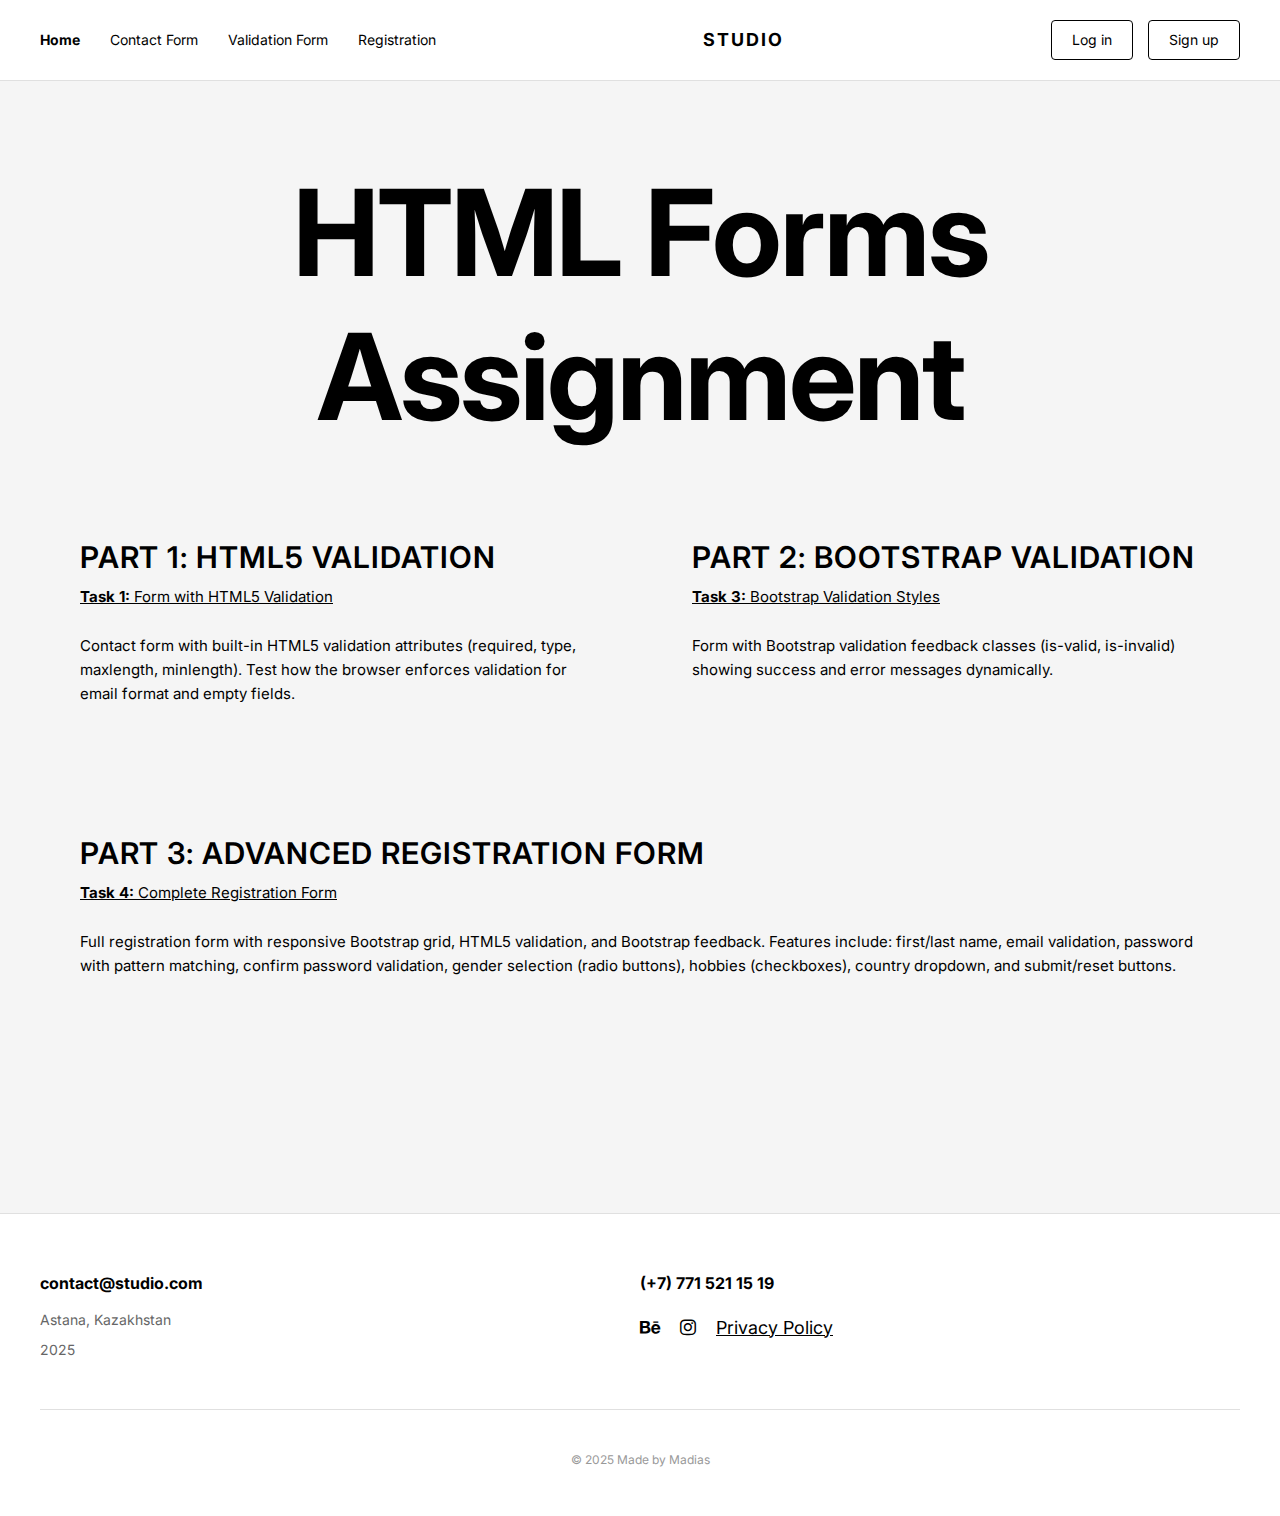
<file: index.html>
<!DOCTYPE html>
<html lang="en">
<head>
    <meta charset="UTF-8">
    <meta name="viewport" content="width=device-width, initial-scale=1.0">
    <title>HTML Forms Assignment - Studio</title>

    <!-- Bootstrap CSS -->
    <link href="https://cdn.jsdelivr.net/npm/bootstrap@5.3.0/dist/css/bootstrap.min.css" rel="stylesheet">

    <!-- Google Fonts -->
    <link rel="preconnect" href="https://fonts.googleapis.com">
    <link rel="preconnect" href="https://fonts.gstatic.com" crossorigin>
    <link href="https://fonts.googleapis.com/css2?family=Inter:wght@300;400;600;700&display=swap" rel="stylesheet">

    <!-- Font Awesome for icons -->
    <link rel="stylesheet" href="https://cdnjs.cloudflare.com/ajax/libs/font-awesome/6.4.0/css/all.min.css">

    <!-- Custom CSS -->
    <link rel="stylesheet" href="styles.css">
</head>
<body>

    <!-- Navigation -->
    <nav class="top-nav">
        <div class="nav-container">
            <div class="nav-left">
                <a href="index.html" class="active">Home</a>
                <a href="task1.html">Contact Form</a>
                <a href="task3.html">Validation Form</a>
                <a href="task4.html">Registration</a>
            </div>
            <div class="nav-center">STUDIO</div>
            <div class="nav-right">
                <a href="#login">Log in</a>
                <a href="#signup">Sign up</a>
            </div>
        </div>
    </nav>

    <!-- Main Content -->
    <div class="main-container">
        <h1 class="section-title">HTML Forms Assignment</h1>

        <div class="row g-4">
            <div class="col-md-6">
                <div class="info-block">
                    <h5>Part 1: HTML5 Validation</h5>
                    <p><a href="task1.html" style="color: #000; text-decoration: underline;"><strong>Task 1:</strong> Form with HTML5 Validation</a></p>
                    <p>Contact form with built-in HTML5 validation attributes (required, type, maxlength, minlength). Test how the browser enforces validation for email format and empty fields.</p>
                </div>
            </div>

            <div class="col-md-6">
                <div class="info-block">
                    <h5>Part 2: Bootstrap Validation</h5>
                    <p><a href="task3.html" style="color: #000; text-decoration: underline;"><strong>Task 3:</strong> Bootstrap Validation Styles</a></p>
                    <p>Form with Bootstrap validation feedback classes (is-valid, is-invalid) showing success and error messages dynamically.</p>
                </div>
            </div>

            <div class="col-md-12">
                <div class="info-block">
                    <h5>Part 3: Advanced Registration Form</h5>
                    <p><a href="task4.html" style="color: #000; text-decoration: underline;"><strong>Task 4:</strong> Complete Registration Form</a></p>
                    <p>Full registration form with responsive Bootstrap grid, HTML5 validation, and Bootstrap feedback. Features include: first/last name, email validation, password with pattern matching, confirm password validation, gender selection (radio buttons), hobbies (checkboxes), country dropdown, and submit/reset buttons.</p>
                </div>
            </div>
        </div>
    </div>

    <!-- Footer -->
    <footer class="footer">
        <div class="footer-container">
            <div class="footer-top">
                <div class="footer-left">
                    <h4>contact@studio.com</h4>
                    <p>Astana, Kazakhstan</p>
                    <p>2025</p>
                </div>
                <div class="footer-right">
                    <h4>(+7) 771 521 15 19</h4>
                    <div class="social-icons">
                        <a href="#" aria-label="Behance"><i class="fab fa-behance"></i></a>
                        <a href="#" aria-label="Instagram"><i class="fab fa-instagram"></i></a>
                        <a href="#" aria-label="Privacy Policy">Privacy Policy</a>
                    </div>
                </div>
            </div>
            <div class="footer-bottom">
                <p>© 2025 Made by Madias</p>
            </div>
        </div>
    </footer>

    <!-- Bootstrap JS Bundle -->
    <script src="https://cdn.jsdelivr.net/npm/bootstrap@5.3.0/dist/js/bootstrap.bundle.min.js"></script>

</body>
</html>
</file>
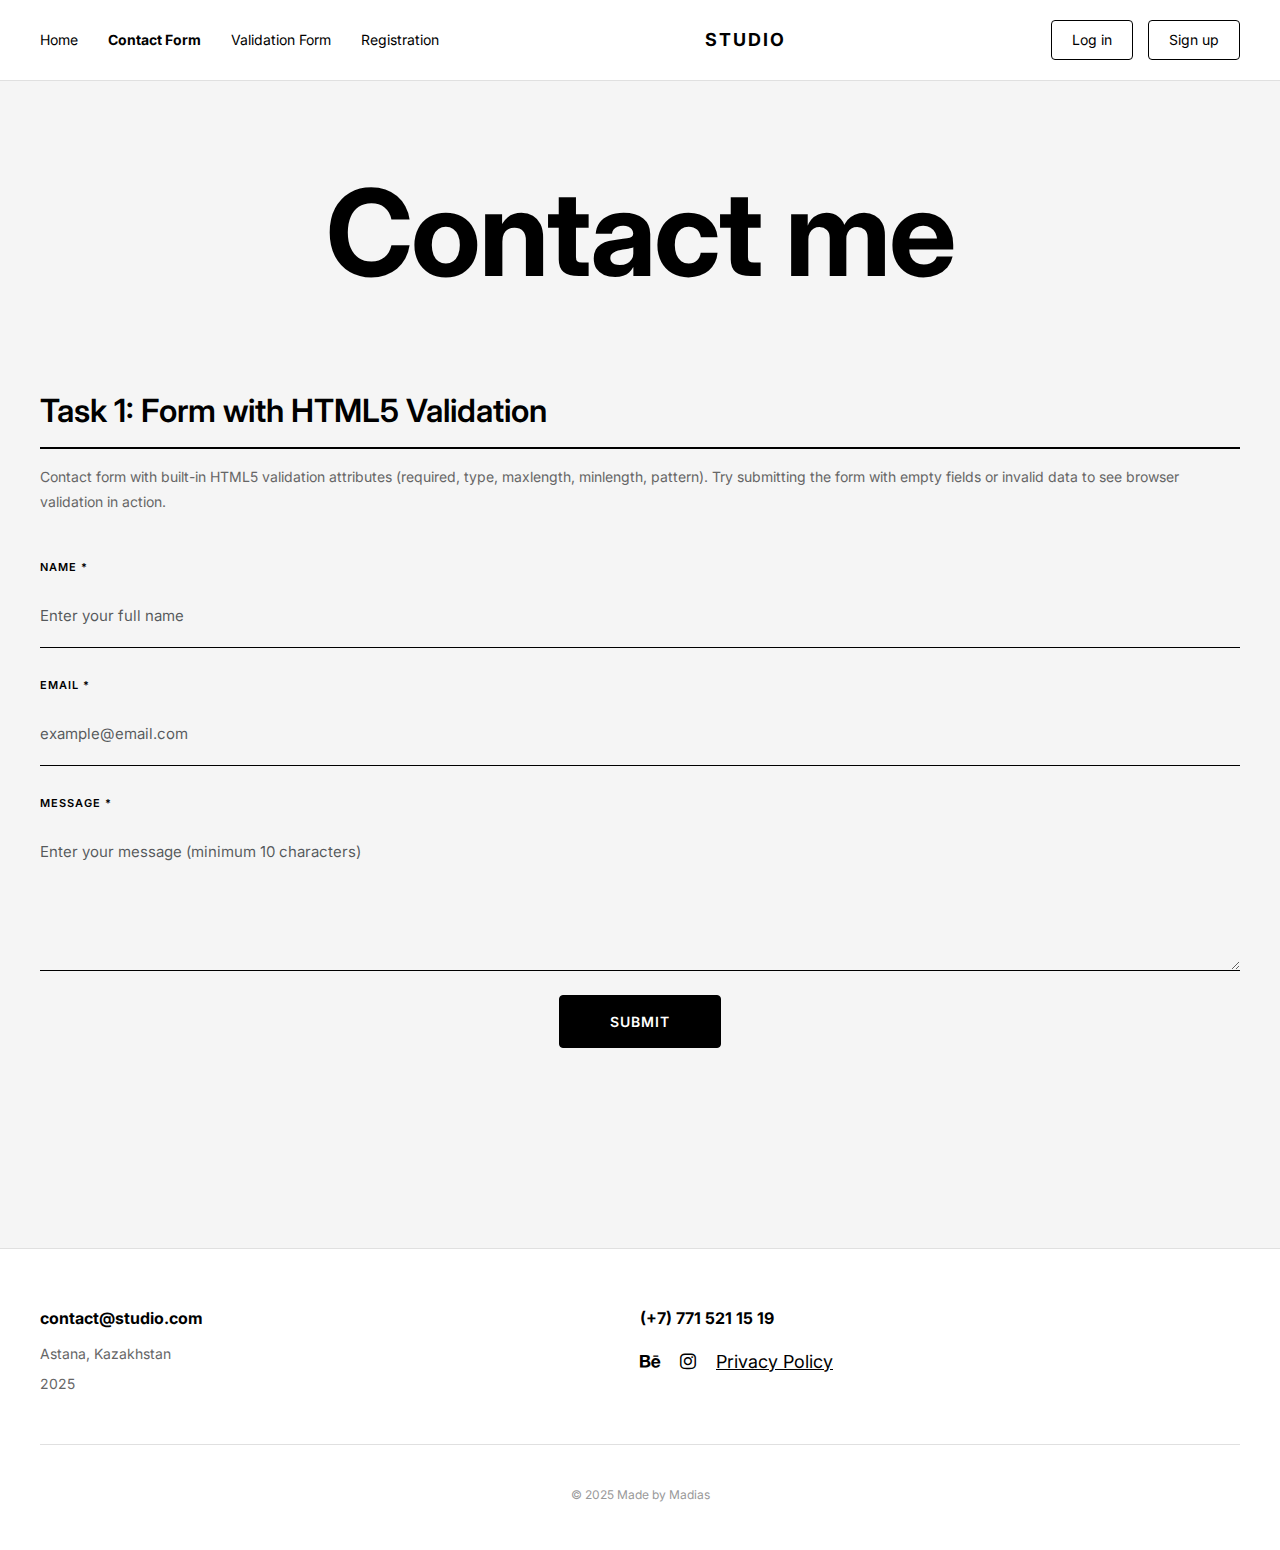
<file: task1.html>
<!DOCTYPE html>
<html lang="en">
<head>
    <meta charset="UTF-8">
    <meta name="viewport" content="width=device-width, initial-scale=1.0">
    <title>Task 1: HTML5 Validation - Studio</title>

    <!-- Bootstrap CSS -->
    <link href="https://cdn.jsdelivr.net/npm/bootstrap@5.3.0/dist/css/bootstrap.min.css" rel="stylesheet">

    <!-- Google Fonts -->
    <link rel="preconnect" href="https://fonts.googleapis.com">
    <link rel="preconnect" href="https://fonts.gstatic.com" crossorigin>
    <link href="https://fonts.googleapis.com/css2?family=Inter:wght@300;400;600;700&display=swap" rel="stylesheet">

    <!-- Font Awesome for icons -->
    <link rel="stylesheet" href="https://cdnjs.cloudflare.com/ajax/libs/font-awesome/6.4.0/css/all.min.css">

    <!-- Custom CSS -->
    <link rel="stylesheet" href="styles.css">
</head>
<body>

    <!-- Navigation -->
    <nav class="top-nav">
        <div class="nav-container">
            <div class="nav-left">
                <a href="index.html">Home</a>
                <a href="task1.html" class="active">Contact Form</a>
                <a href="task3.html">Validation Form</a>
                <a href="task4.html">Registration</a>
            </div>
            <div class="nav-center">STUDIO</div>
            <div class="nav-right">
                <a href="#login">Log in</a>
                <a href="#signup">Sign up</a>
            </div>
        </div>
    </nav>

    <!-- Main Content -->
    <div class="main-container">
        <h1 class="section-title">Contact me</h1>

        <div class="task-section">
            <div class="task-header">Task 1: Form with HTML5 Validation</div>
            <div class="task-description">
                Contact form with built-in HTML5 validation attributes (required, type, maxlength, minlength, pattern).
                Try submitting the form with empty fields or invalid data to see browser validation in action.
            </div>

            <form id="validatedContactForm">
                <div class="mb-4">
                    <label for="name-validated" class="form-label">Name *</label>
                    <input
                        type="text"
                        id="name-validated"
                        name="name"
                        class="form-control"
                        required
                        minlength="2"
                        maxlength="50"
                        placeholder="Enter your full name">
                </div>

                <div class="mb-4">
                    <label for="email-validated" class="form-label">Email *</label>
                    <input
                        type="email"
                        id="email-validated"
                        name="email"
                        class="form-control"
                        required
                        placeholder="example@email.com">
                </div>

                <div class="mb-4">
                    <label for="message-validated" class="form-label">Message *</label>
                    <textarea
                        id="message-validated"
                        name="message"
                        class="form-control"
                        required
                        minlength="10"
                        maxlength="500"
                        placeholder="Enter your message (minimum 10 characters)"></textarea>
                </div>

                <div class="text-center">
                    <button type="submit" class="btn btn-primary">Submit</button>
                </div>
            </form>
        </div>
    </div>

    <!-- Footer -->
    <footer class="footer">
        <div class="footer-container">
            <div class="footer-top">
                <div class="footer-left">
                    <h4>contact@studio.com</h4>
                    <p>Astana, Kazakhstan</p>
                    <p>2025</p>
                </div>
                <div class="footer-right">
                    <h4>(+7) 771 521 15 19</h4>
                    <div class="social-icons">
                        <a href="#" aria-label="Behance"><i class="fab fa-behance"></i></a>
                        <a href="#" aria-label="Instagram"><i class="fab fa-instagram"></i></a>
                        <a href="#" aria-label="Privacy Policy">Privacy Policy</a>
                    </div>
                </div>
            </div>
            <div class="footer-bottom">
                <p>© 2025 Made by Madias</p>
            </div>
        </div>
    </footer>

    <!-- Bootstrap JS Bundle -->
    <script src="https://cdn.jsdelivr.net/npm/bootstrap@5.3.0/dist/js/bootstrap.bundle.min.js"></script>

    <!-- Custom JavaScript -->
    <script>
        document.getElementById('validatedContactForm').addEventListener('submit', function(e) {
            e.preventDefault();
            alert('Validated Contact Form submitted successfully!');
        });
    </script>

</body>
</html>
</file>
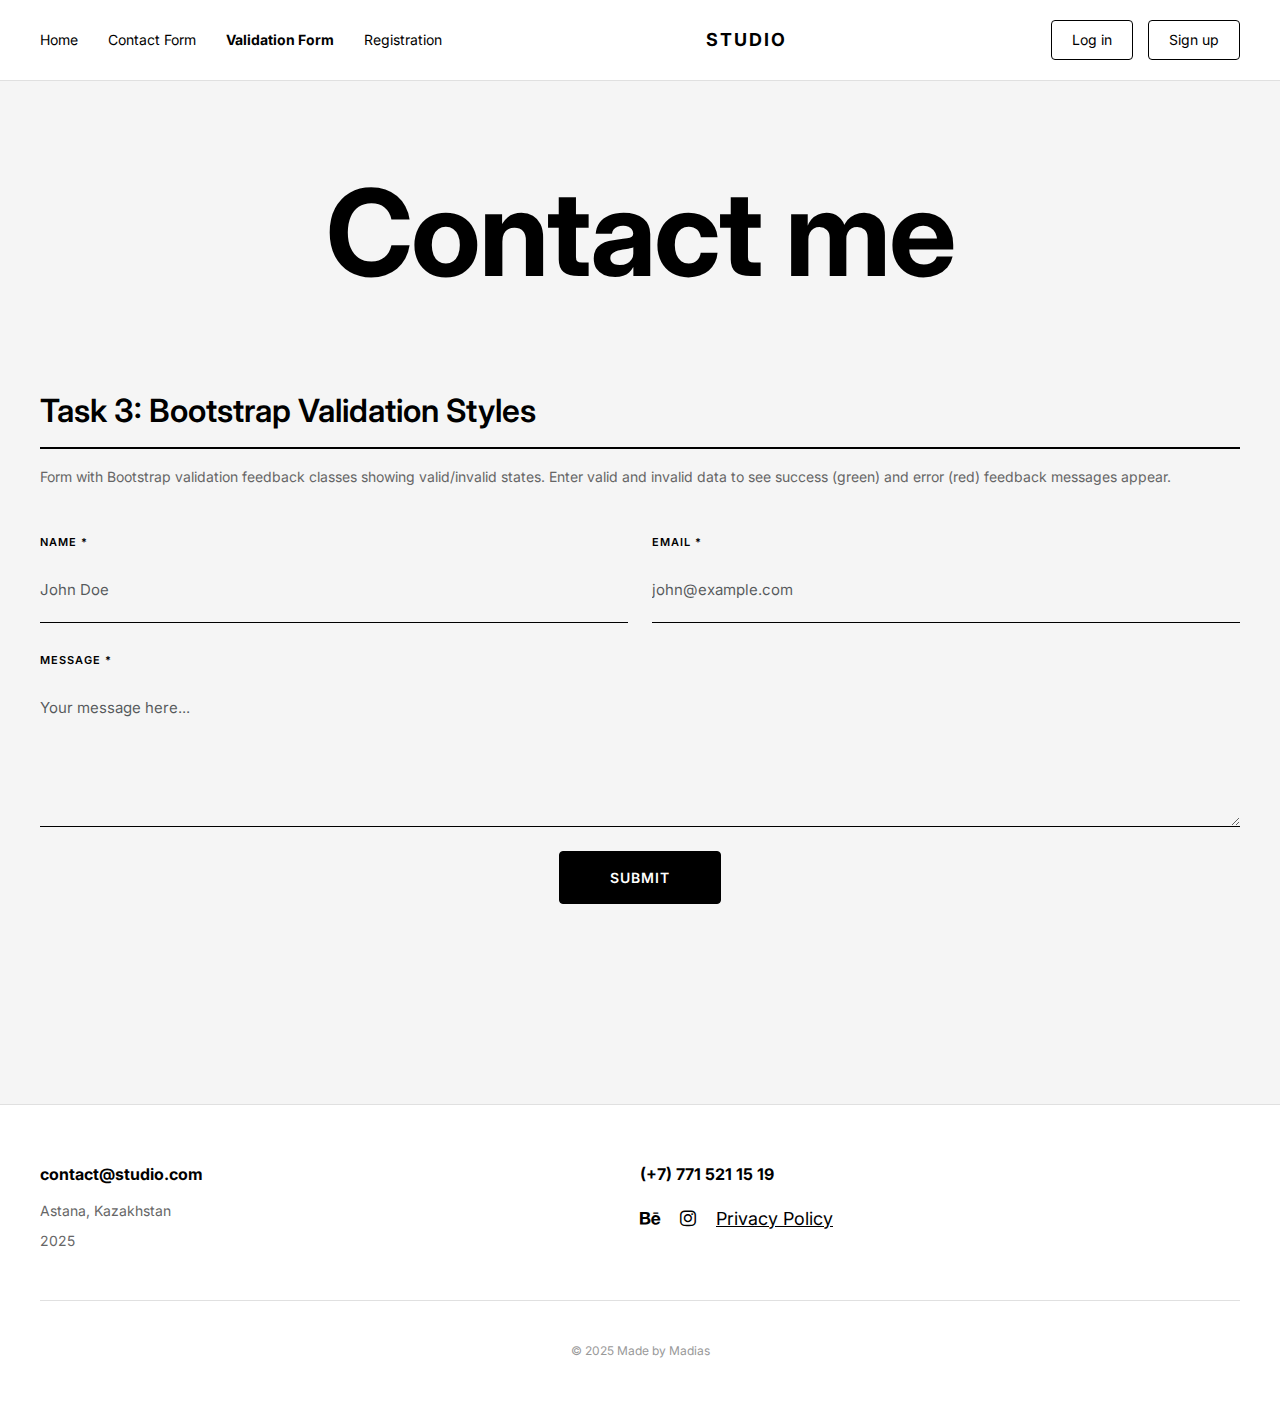
<file: task3.html>
<!DOCTYPE html>
<html lang="en">
<head>
    <meta charset="UTF-8">
    <meta name="viewport" content="width=device-width, initial-scale=1.0">
    <title>Task 3: Bootstrap Validation - Studio</title>

    <!-- Bootstrap CSS -->
    <link href="https://cdn.jsdelivr.net/npm/bootstrap@5.3.0/dist/css/bootstrap.min.css" rel="stylesheet">

    <!-- Google Fonts -->
    <link rel="preconnect" href="https://fonts.googleapis.com">
    <link rel="preconnect" href="https://fonts.gstatic.com" crossorigin>
    <link href="https://fonts.googleapis.com/css2?family=Inter:wght@300;400;600;700&display=swap" rel="stylesheet">

    <!-- Font Awesome for icons -->
    <link rel="stylesheet" href="https://cdnjs.cloudflare.com/ajax/libs/font-awesome/6.4.0/css/all.min.css">

    <!-- Custom CSS -->
    <link rel="stylesheet" href="styles.css">
</head>
<body>

    <!-- Navigation -->
    <nav class="top-nav">
        <div class="nav-container">
            <div class="nav-left">
                <a href="index.html">Home</a>
                <a href="task1.html">Contact Form</a>
                <a href="task3.html" class="active">Validation Form</a>
                <a href="task4.html">Registration</a>
            </div>
            <div class="nav-center">STUDIO</div>
            <div class="nav-right">
                <a href="#login">Log in</a>
                <a href="#signup">Sign up</a>
            </div>
        </div>
    </nav>

    <!-- Main Content -->
    <div class="main-container">
        <h1 class="section-title">Contact me</h1>

        <div class="task-section">
            <div class="task-header">Task 3: Bootstrap Validation Styles</div>
            <div class="task-description">
                Form with Bootstrap validation feedback classes showing valid/invalid states.
                Enter valid and invalid data to see success (green) and error (red) feedback messages appear.
            </div>

            <form id="bootstrapValidationForm" class="needs-validation" novalidate>
                <div class="row">
                    <div class="col-md-6 mb-4">
                        <label for="bsv-name" class="form-label">Name *</label>
                        <input
                            type="text"
                            id="bsv-name"
                            name="name"
                            class="form-control"
                            required
                            minlength="2"
                            placeholder="John Doe">
                        <div class="valid-feedback">
                            <i class="fas fa-check-circle"></i> Looks good!
                        </div>
                        <div class="invalid-feedback">
                            <i class="fas fa-exclamation-circle"></i> Name is required (minimum 2 characters).
                        </div>
                    </div>

                    <div class="col-md-6 mb-4">
                        <label for="bsv-email" class="form-label">Email *</label>
                        <input
                            type="email"
                            id="bsv-email"
                            name="email"
                            class="form-control"
                            required
                            placeholder="john@example.com">
                        <div class="valid-feedback">
                            <i class="fas fa-check-circle"></i> Email format is correct!
                        </div>
                        <div class="invalid-feedback">
                            <i class="fas fa-exclamation-circle"></i> Please provide a valid email address.
                        </div>
                    </div>
                </div>

                <div class="row">
                    <div class="col-12 mb-4">
                        <label for="bsv-message" class="form-label">Message *</label>
                        <textarea
                            id="bsv-message"
                            name="message"
                            class="form-control"
                            required
                            minlength="10"
                            placeholder="Your message here..."></textarea>
                        <div class="valid-feedback">
                            <i class="fas fa-check-circle"></i> Message looks good!
                        </div>
                        <div class="invalid-feedback">
                            <i class="fas fa-exclamation-circle"></i> Message is required (minimum 10 characters).
                        </div>
                    </div>
                </div>

                <div class="text-center">
                    <button type="submit" class="btn btn-primary">Submit</button>
                </div>
            </form>
        </div>
    </div>

    <!-- Footer -->
    <footer class="footer">
        <div class="footer-container">
            <div class="footer-top">
                <div class="footer-left">
                    <h4>contact@studio.com</h4>
                    <p>Astana, Kazakhstan</p>
                    <p>2025</p>
                </div>
                <div class="footer-right">
                    <h4>(+7) 771 521 15 19</h4>
                    <div class="social-icons">
                        <a href="#" aria-label="Behance"><i class="fab fa-behance"></i></a>
                        <a href="#" aria-label="Instagram"><i class="fab fa-instagram"></i></a>
                        <a href="#" aria-label="Privacy Policy">Privacy Policy</a>
                    </div>
                </div>
            </div>
            <div class="footer-bottom">
                <p>© 2025 Made by Madias</p>
            </div>
        </div>
    </footer>

    <!-- Bootstrap JS Bundle -->
    <script src="https://cdn.jsdelivr.net/npm/bootstrap@5.3.0/dist/js/bootstrap.bundle.min.js"></script>

    <!-- Custom JavaScript -->
    <script>
        (function() {
            'use strict';
            const form = document.getElementById('bootstrapValidationForm');

            form.addEventListener('submit', function(event) {
                if (!form.checkValidity()) {
                    event.preventDefault();
                    event.stopPropagation();
                }

                form.classList.add('was-validated');

                if (form.checkValidity()) {
                    event.preventDefault();
                    alert('Bootstrap Validation Form submitted successfully!');
                    form.classList.remove('was-validated');
                    form.reset();
                }
            }, false);
        })();
    </script>

</body>
</html>
</file>
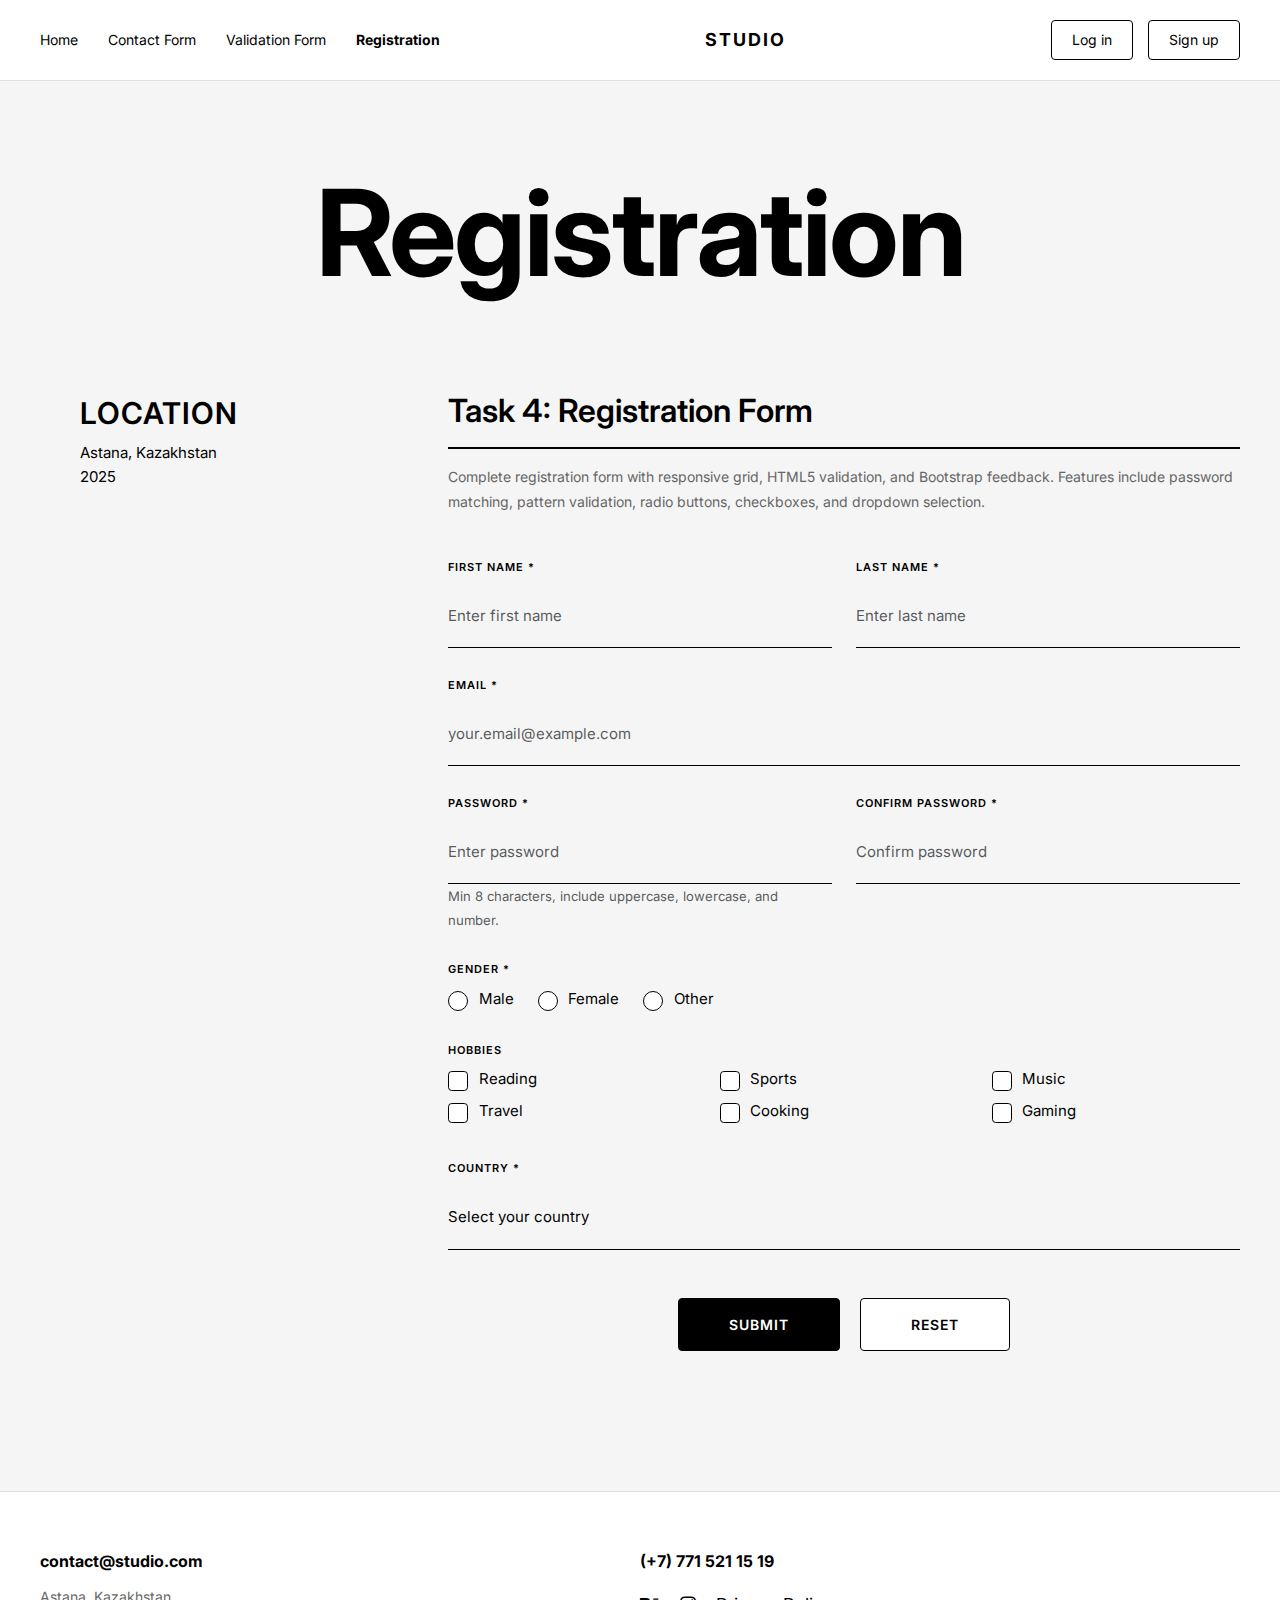
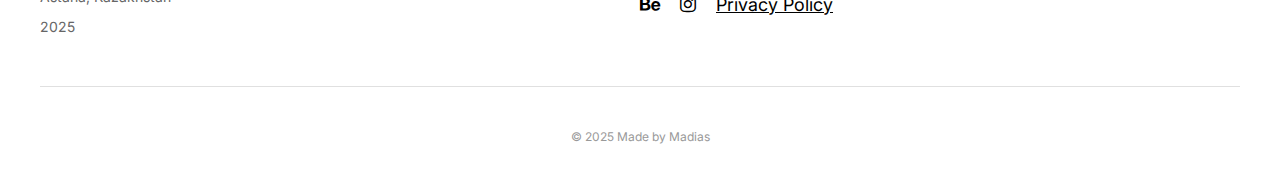
<file: task4.html>
<!DOCTYPE html>
<html lang="en">
<head>
    <meta charset="UTF-8">
    <meta name="viewport" content="width=device-width, initial-scale=1.0">
    <title>Task 4: Registration Form - Studio</title>

    <!-- Bootstrap CSS -->
    <link href="https://cdn.jsdelivr.net/npm/bootstrap@5.3.0/dist/css/bootstrap.min.css" rel="stylesheet">

    <!-- Google Fonts -->
    <link rel="preconnect" href="https://fonts.googleapis.com">
    <link rel="preconnect" href="https://fonts.gstatic.com" crossorigin>
    <link href="https://fonts.googleapis.com/css2?family=Inter:wght@300;400;600;700&display=swap" rel="stylesheet">

    <!-- Font Awesome for icons -->
    <link rel="stylesheet" href="https://cdnjs.cloudflare.com/ajax/libs/font-awesome/6.4.0/css/all.min.css">

    <!-- Custom CSS -->
    <link rel="stylesheet" href="styles.css">
</head>
<body>

    <!-- Navigation -->
    <nav class="top-nav">
        <div class="nav-container">
            <div class="nav-left">
                <a href="index.html">Home</a>
                <a href="task1.html">Contact Form</a>
                <a href="task3.html">Validation Form</a>
                <a href="task4.html" class="active">Registration</a>
            </div>
            <div class="nav-center">STUDIO</div>
            <div class="nav-right">
                <a href="#login">Log in</a>
                <a href="#signup">Sign up</a>
            </div>
        </div>
    </nav>

    <!-- Main Content -->
    <div class="main-container">
        <h1 class="section-title">Registration</h1>

        <div class="row">
            <!-- Left Column: Info Block -->
            <div class="col-lg-4 mb-4">
                <div class="info-block">
                    <h5>Location</h5>
                    <p>Astana, Kazakhstan<br>2025</p>
                </div>
            </div>

            <!-- Right Column: Registration Form -->
            <div class="col-lg-8">
                <div class="task-header">Task 4: Registration Form</div>
                <div class="task-description">
                    Complete registration form with responsive grid, HTML5 validation, and Bootstrap feedback.
                    Features include password matching, pattern validation, radio buttons, checkboxes, and dropdown selection.
                </div>

                <form id="registrationForm" class="needs-validation" novalidate>
                    <div class="row">
                        <div class="col-md-6 mb-4">
                            <label for="firstName" class="form-label">First Name *</label>
                            <input
                                type="text"
                                id="firstName"
                                name="firstName"
                                class="form-control"
                                required
                                minlength="2"
                                maxlength="30"
                                placeholder="Enter first name">
                            <div class="valid-feedback">
                                <i class="fas fa-check-circle"></i> Looks good!
                            </div>
                            <div class="invalid-feedback">
                                <i class="fas fa-exclamation-circle"></i> First name is required.
                            </div>
                        </div>

                        <div class="col-md-6 mb-4">
                            <label for="lastName" class="form-label">Last Name *</label>
                            <input
                                type="text"
                                id="lastName"
                                name="lastName"
                                class="form-control"
                                required
                                minlength="2"
                                maxlength="30"
                                placeholder="Enter last name">
                            <div class="valid-feedback">
                                <i class="fas fa-check-circle"></i> Looks good!
                            </div>
                            <div class="invalid-feedback">
                                <i class="fas fa-exclamation-circle"></i> Last name is required.
                            </div>
                        </div>
                    </div>

                    <div class="row">
                        <div class="col-12 mb-4">
                            <label for="regEmail" class="form-label">Email *</label>
                            <input
                                type="email"
                                id="regEmail"
                                name="email"
                                class="form-control"
                                required
                                placeholder="your.email@example.com">
                            <div class="valid-feedback">
                                <i class="fas fa-check-circle"></i> Email format is valid!
                            </div>
                            <div class="invalid-feedback">
                                <i class="fas fa-exclamation-circle"></i> Please provide a valid email address.
                            </div>
                        </div>
                    </div>

                    <div class="row">
                        <div class="col-md-6 mb-4">
                            <label for="password" class="form-label">Password *</label>
                            <input
                                type="password"
                                id="password"
                                name="password"
                                class="form-control"
                                required
                                minlength="8"
                                pattern="(?=.*\d)(?=.*[a-z])(?=.*[A-Z]).{8,}"
                                placeholder="Enter password">
                            <small class="form-text text-muted">Min 8 characters, include uppercase, lowercase, and number.</small>
                            <div class="valid-feedback">
                                <i class="fas fa-check-circle"></i> Strong password!
                            </div>
                            <div class="invalid-feedback">
                                <i class="fas fa-exclamation-circle"></i> Password must be at least 8 characters with uppercase, lowercase, and number.
                            </div>
                        </div>

                        <div class="col-md-6 mb-4">
                            <label for="confirmPassword" class="form-label">Confirm Password *</label>
                            <input
                                type="password"
                                id="confirmPassword"
                                name="confirmPassword"
                                class="form-control"
                                required
                                placeholder="Confirm password">
                            <div class="valid-feedback">
                                <i class="fas fa-check-circle"></i> Passwords match!
                            </div>
                            <div class="invalid-feedback">
                                <i class="fas fa-exclamation-circle"></i> <span id="confirmPasswordError">Please confirm your password.</span>
                            </div>
                        </div>
                    </div>

                    <div class="row">
                        <div class="col-12 mb-4">
                            <label class="form-label">Gender *</label>
                            <div class="d-flex gap-4">
                                <div class="form-check">
                                    <input
                                        class="form-check-input"
                                        type="radio"
                                        name="gender"
                                        id="genderMale"
                                        value="male"
                                        required>
                                    <label class="form-check-label" for="genderMale">
                                        Male
                                    </label>
                                </div>
                                <div class="form-check">
                                    <input
                                        class="form-check-input"
                                        type="radio"
                                        name="gender"
                                        id="genderFemale"
                                        value="female"
                                        required>
                                    <label class="form-check-label" for="genderFemale">
                                        Female
                                    </label>
                                </div>
                                <div class="form-check">
                                    <input
                                        class="form-check-input"
                                        type="radio"
                                        name="gender"
                                        id="genderOther"
                                        value="other"
                                        required>
                                    <label class="form-check-label" for="genderOther">
                                        Other
                                    </label>
                                </div>
                            </div>
                            <div class="invalid-feedback d-block" id="genderError" style="display: none !important;">
                                <i class="fas fa-exclamation-circle"></i> Please select a gender.
                            </div>
                        </div>
                    </div>

                    <div class="row">
                        <div class="col-12 mb-4">
                            <label class="form-label">Hobbies</label>
                            <div class="row">
                                <div class="col-md-4">
                                    <div class="form-check mb-2">
                                        <input
                                            class="form-check-input"
                                            type="checkbox"
                                            name="hobbies"
                                            id="hobbyReading"
                                            value="reading">
                                        <label class="form-check-label" for="hobbyReading">
                                            Reading
                                        </label>
                                    </div>
                                </div>
                                <div class="col-md-4">
                                    <div class="form-check mb-2">
                                        <input
                                            class="form-check-input"
                                            type="checkbox"
                                            name="hobbies"
                                            id="hobbySports"
                                            value="sports">
                                        <label class="form-check-label" for="hobbySports">
                                            Sports
                                        </label>
                                    </div>
                                </div>
                                <div class="col-md-4">
                                    <div class="form-check mb-2">
                                        <input
                                            class="form-check-input"
                                            type="checkbox"
                                            name="hobbies"
                                            id="hobbyMusic"
                                            value="music">
                                        <label class="form-check-label" for="hobbyMusic">
                                            Music
                                        </label>
                                    </div>
                                </div>
                                <div class="col-md-4">
                                    <div class="form-check mb-2">
                                        <input
                                            class="form-check-input"
                                            type="checkbox"
                                            name="hobbies"
                                            id="hobbyTravel"
                                            value="travel">
                                        <label class="form-check-label" for="hobbyTravel">
                                            Travel
                                        </label>
                                    </div>
                                </div>
                                <div class="col-md-4">
                                    <div class="form-check mb-2">
                                        <input
                                            class="form-check-input"
                                            type="checkbox"
                                            name="hobbies"
                                            id="hobbyCooking"
                                            value="cooking">
                                        <label class="form-check-label" for="hobbyCooking">
                                            Cooking
                                        </label>
                                    </div>
                                </div>
                                <div class="col-md-4">
                                    <div class="form-check mb-2">
                                        <input
                                            class="form-check-input"
                                            type="checkbox"
                                            name="hobbies"
                                            id="hobbyGaming"
                                            value="gaming">
                                        <label class="form-check-label" for="hobbyGaming">
                                            Gaming
                                        </label>
                                    </div>
                                </div>
                            </div>
                        </div>
                    </div>

                    <div class="row">
                        <div class="col-12 mb-4">
                            <label for="country" class="form-label">Country *</label>
                            <select
                                id="country"
                                name="country"
                                class="form-select"
                                required>
                                <option value="" selected disabled>Select your country</option>
                                <option value="us">United States</option>
                                <option value="uk">United Kingdom</option>
                                <option value="ca">Canada</option>
                                <option value="au">Australia</option>
                                <option value="de">Germany</option>
                                <option value="fr">France</option>
                                <option value="jp">Japan</option>
                                <option value="cn">China</option>
                                <option value="in">India</option>
                                <option value="br">Brazil</option>
                                <option value="br">Kazakhstan</option>
                                <option value="other">Other</option>
                            </select>
                            <div class="valid-feedback">
                                <i class="fas fa-check-circle"></i> Country selected!
                            </div>
                            <div class="invalid-feedback">
                                <i class="fas fa-exclamation-circle"></i> Please select a country.
                            </div>
                        </div>
                    </div>

                    <div class="text-center mt-4">
                        <button type="submit" class="btn btn-primary me-3">Submit</button>
                        <button type="reset" class="btn btn-secondary">Reset</button>
                    </div>
                </form>
            </div>
        </div>
    </div>

    <!-- Footer -->
    <footer class="footer">
        <div class="footer-container">
            <div class="footer-top">
                <div class="footer-left">
                    <h4>contact@studio.com</h4>
                    <p>Astana, Kazakhstan</p>
                    <p>2025</p>
                </div>
                <div class="footer-right">
                    <h4>(+7) 771 521 15 19</h4>
                    <div class="social-icons">
                        <a href="#" aria-label="Behance"><i class="fab fa-behance"></i></a>
                        <a href="#" aria-label="Instagram"><i class="fab fa-instagram"></i></a>
                        <a href="#" aria-label="Privacy Policy">Privacy Policy</a>
                    </div>
                </div>
            </div>
            <div class="footer-bottom">
                <p>© 2025 Made by Madias</p>
            </div>
        </div>
    </footer>

    <!-- Bootstrap JS Bundle -->
    <script src="https://cdn.jsdelivr.net/npm/bootstrap@5.3.0/dist/js/bootstrap.bundle.min.js"></script>

    <!-- Custom JavaScript -->
    <script>
        (function() {
            'use strict';
            const form = document.getElementById('registrationForm');
            const password = document.getElementById('password');
            const confirmPassword = document.getElementById('confirmPassword');
            const confirmPasswordError = document.getElementById('confirmPasswordError');

            // Password match validation
            function validatePasswordMatch() {
                if (password.value !== confirmPassword.value) {
                    confirmPassword.setCustomValidity("Passwords don't match");
                    confirmPasswordError.textContent = "Passwords don't match.";
                } else {
                    confirmPassword.setCustomValidity('');
                    confirmPasswordError.textContent = "Please confirm your password.";
                }
            }

            password.addEventListener('change', validatePasswordMatch);
            confirmPassword.addEventListener('keyup', validatePasswordMatch);

            form.addEventListener('submit', function(event) {
                validatePasswordMatch();

                if (!form.checkValidity()) {
                    event.preventDefault();
                    event.stopPropagation();
                }

                form.classList.add('was-validated');

                // Check gender radio buttons
                const genderSelected = form.querySelector('input[name="gender"]:checked');
                const genderError = document.getElementById('genderError');
                if (!genderSelected) {
                    genderError.style.display = 'block';
                } else {
                    genderError.style.display = 'none';
                }

                if (form.checkValidity() && genderSelected) {
                    event.preventDefault();

                    // Collect form data
                    const formData = new FormData(form);
                    const data = {};

                    // Get hobbies (checkboxes)
                    const hobbies = [];
                    form.querySelectorAll('input[name="hobbies"]:checked').forEach(function(checkbox) {
                        hobbies.push(checkbox.value);
                    });

                    // Build data object
                    for (let [key, value] of formData.entries()) {
                        if (key !== 'hobbies') {
                            data[key] = value;
                        }
                    }
                    data.hobbies = hobbies;

                    console.log('Registration Form Data:', data);
                    alert('Registration successful!\n\nCheck the console for submitted data.');

                    form.classList.remove('was-validated');
                    form.reset();
                }
            }, false);

            // Reset button handler
            form.addEventListener('reset', function() {
                form.classList.remove('was-validated');
                document.getElementById('genderError').style.display = 'none';
            });
        })();
    </script>

</body>
</html>
</file>
<file: styles.css>
/* Global Styles */
* {
    margin: 0;
    padding: 0;
    box-sizing: border-box;
}

body {
    font-family: 'Inter', 'Helvetica', Arial, sans-serif;
    background: #f5f5f5;
    color: #000000;
    font-size: 15px;
    line-height: 1.6;
}

/* Navigation */
.top-nav {
    background: #ffffff;
    border-bottom: 1px solid #e0e0e0;
    padding: 20px 0;
    position: sticky;
    top: 0;
    z-index: 1000;
}

.nav-container {
    max-width: 1400px;
    margin: 0 auto;
    padding: 0 40px;
    display: flex;
    justify-content: space-between;
    align-items: center;
}

.nav-left {
    display: flex;
    gap: 30px;
    font-size: 14px;
}

.nav-left a {
    color: #000000;
    text-decoration: none;
    transition: opacity 0.3s;
}

.nav-left a.active {
    font-weight: 700;
}

.nav-left a:hover {
    opacity: 0.6;
}

.nav-center {
    font-size: 18px;
    font-weight: 700;
    letter-spacing: 2px;
}

.nav-right {
    display: flex;
    gap: 15px;
}

.nav-right a {
    color: #000000;
    text-decoration: none;
    font-size: 14px;
    padding: 8px 20px;
    border: 1px solid #000000;
    border-radius: 4px;
    transition: all 0.3s;
}

.nav-right a:hover {
    background: #000000;
    color: #ffffff;
}

/* Main Container */
.main-container {
    max-width: 1400px;
    margin: 0 auto;
    padding: 80px 40px;
    min-height: calc(100vh - 400px);
}

/* Section Titles */
.section-title {
    font-size: 120px;
    font-weight: 700;
    text-align: center;
    margin-bottom: 80px;
    letter-spacing: -2px;
}

.task-section {
    margin-bottom: 60px;
}

.task-header {
    font-size: 32px;
    font-weight: 600;
    margin-bottom: 15px;
    padding-bottom: 10px;
    border-bottom: 2px solid #000000;
}

.task-description {
    font-size: 14px;
    color: #666;
    margin-bottom: 40px;
    line-height: 1.8;
}

/* Form Styling */
.form-label {
    text-transform: uppercase;
    font-size: 11px;
    font-weight: 600;
    letter-spacing: 1px;
    margin-bottom: 8px;
    color: #000000;
}

.form-control,
.form-select {
    border: none;
    border-bottom: 1px solid #000000;
    background:  #f5f5f5 ;
    padding: 20px 15px 20px 0;
    font-size: 15px;
    border-radius: 0;
    color: #000000;
}

.form-control:focus,
.form-select:focus {
    border: none;
    border-bottom: 2px solid #000000;
    box-shadow: none;
    background: #f5f5f5;
    outline: none;
}

textarea.form-control {
    min-height: 150px;
    resize: vertical;
}

/* Buttons */
.btn-primary {
    background: #000000;
    border: 1px solid #000000;
    color: #ffffff;
    padding: 15px 50px;
    font-size: 14px;
    font-weight: 600;
    text-transform: uppercase;
    letter-spacing: 1px;
    border-radius: 4px;
    transition: all 0.3s;
}

.btn-primary:hover {
    background: #333333;
    border-color: #333333;
}

.btn-secondary {
    background: #ffffff;
    border: 1px solid #000000;
    color: #000000;
    padding: 15px 50px;
    font-size: 14px;
    font-weight: 600;
    text-transform: uppercase;
    letter-spacing: 1px;
    border-radius: 4px;
    transition: all 0.3s;
}

.btn-secondary:hover {
    background: #f5f5f5;
    border-color: #000000;
    color: #000000;
}

/* Validation Feedback */
.invalid-feedback,
.valid-feedback {
    font-size: 12px;
    margin-top: 5px;
}

.form-control.is-valid {
    border-color: #000000;
    background-image: none;
}

.form-control.is-invalid {
    border-color: #dc3545;
    background-image: none;
}

/* Radio and Checkbox */
.form-check-input {
    border: 1px solid #000000;
    width: 20px;
    height: 20px;
}

.form-check-input:checked {
    background-color: #000000;
    border-color: #000000;
}

.form-check-input:focus {
    box-shadow: 0 0 0 0.2rem rgba(0, 0, 0, 0.1);
}

.form-check-label {
    font-size: 15px;
    margin-left: 8px;
}

/* Info Block (for contact details) */
.info-block {
    padding: 10px 40px 40px 40px;
    margin-bottom: 30px;
}

.info-block h5 {
    font-size: 30px;
    text-transform: uppercase;
    font-weight: 600;
    letter-spacing: 1px;
    margin-bottom: 10px;
}

.info-block p {
    font-size: 15px;
    margin-bottom: 25px;
}

/* Footer */
.footer {
    background: #ffffff;
    border-top: 1px solid #e0e0e0;
    padding: 60px 0 30px;
    margin-top: 60px;
}

.footer-container {
    max-width: 1400px;
    margin: 0 auto;
    padding: 0 40px;
}

.footer-top {
    display: flex;
    justify-content: space-between;
    margin-bottom: 40px;
    padding-bottom: 40px;
    border-bottom: 1px solid #e0e0e0;
}

.footer-left,
.footer-right {
    flex: 1;
}

.footer-left h4,
.footer-right h4 {
    font-size: 16px;
    font-weight: 700;
    margin-bottom: 15px;
}

.footer-left p,
.footer-right p {
    font-size: 14px;
    color: #666;
    margin-bottom: 8px;
}

.social-icons {
    display: flex;
    gap: 20px;
    margin-top: 20px;
}

.social-icons a {
    color: #000000;
    font-size: 18px;
    transition: opacity 0.3s;
}

.social-icons a:hover {
    opacity: 0.6;
}

.footer-bottom {
    text-align: center;
    font-size: 12px;
    color: #999;
}

/* Responsive */
@media (max-width: 768px) {
    .section-title {
        font-size: 60px;
    }

    .nav-container {
        flex-direction: column;
        gap: 15px;
    }

    .footer-top {
        flex-direction: column;
        gap: 30px;
    }
}
</file>
